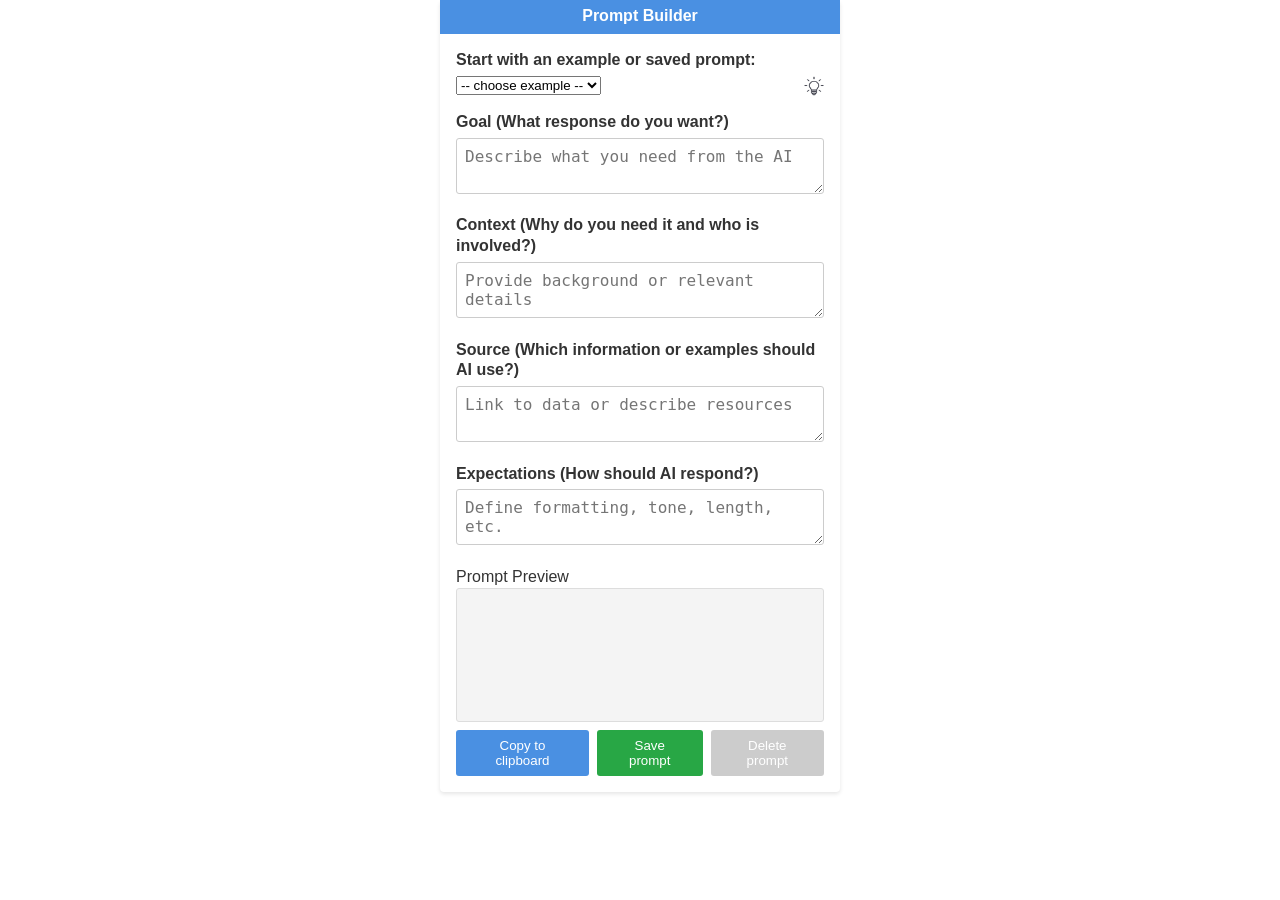
<file: index.html>
<!DOCTYPE html>
<html lang="en">
<head>
    <meta charset="UTF-8" />
    <meta name="viewport" content="width=device-width, initial-scale=1.0" />
    <title>Prompt Coach</title>
    <link rel="stylesheet" href="style.css" />
</head>
<body>
    <main>
        <section id="builder">
            <div class="header">
                <h2>Prompt Builder</h2>
            </div>
            <div class="main-wrapper">
                <div class="form-group">
                    <label for="examples">Start with an example or saved prompt:</label>
                    <select id="examples">
                        <option value="" selected>-- choose example --</option>
                        <option value="summarize">Summarize a meeting</option>
                        <option value="email">Draft a professional email</option>
                        <option value="brainstorm">Brainstorm ideas</option>
                    </select>
                    <span style="cursor:pointer;float:right;" onclick="toolTips()"><img src="./tip-icon.png" alt="Tip Icon" style="width:20px;height:20px;"></span>
                </div>
                <section id="tips">
                    <ul>
                        <li>Provide a clear and concise description of your task.</li>
                        <li>Keep it conversational.</li>
                        <li>Write legibly.</li>
                        <li>Include details such as audience, tone, style, length.</li>
                        <li>Avoid slang, jargon, or informal language.</li>
                        <li>Use built-in prompts to get started.</li>
                    </ul>
                </section>
                <form id="promptForm">
                    <div class="form-group">
                        <label for="goal">Goal (What response do you want?)</label>
                        <textarea id="goal" rows="2" placeholder="Describe what you need from the AI"></textarea>
                    </div>
                    <div class="form-group">
                        <label for="context">Context (Why do you need it and who is involved?)</label>
                        <textarea id="context" rows="2" placeholder="Provide background or relevant details"></textarea>
                    </div>
                    <div class="form-group">
                        <label for="source">Source (Which information or examples should AI use?)</label>
                        <textarea id="source" rows="2" placeholder="Link to data or describe resources"></textarea>
                    </div>
                    <div class="form-group">
                        <label for="expectations">Expectations (How should AI respond?)</label>
                        <textarea id="expectations" rows="2" placeholder="Define formatting, tone, length, etc."></textarea>
                    </div>
                </form>
                <div id="preview">
                    <h3>Prompt Preview</h3>
                    <pre id="previewText"></pre>
                    <div class="button-group">
                        <button id="copyBtn">Copy to clipboard</button>
                        <button id="saveBtn">Save prompt</button>
                        <button id="deleteBtn">Delete prompt</button>
                    </div>
                </div>
            </div>
        </section>
    </main>
    <script src="script.js"></script>
</body>
</html>
</file>
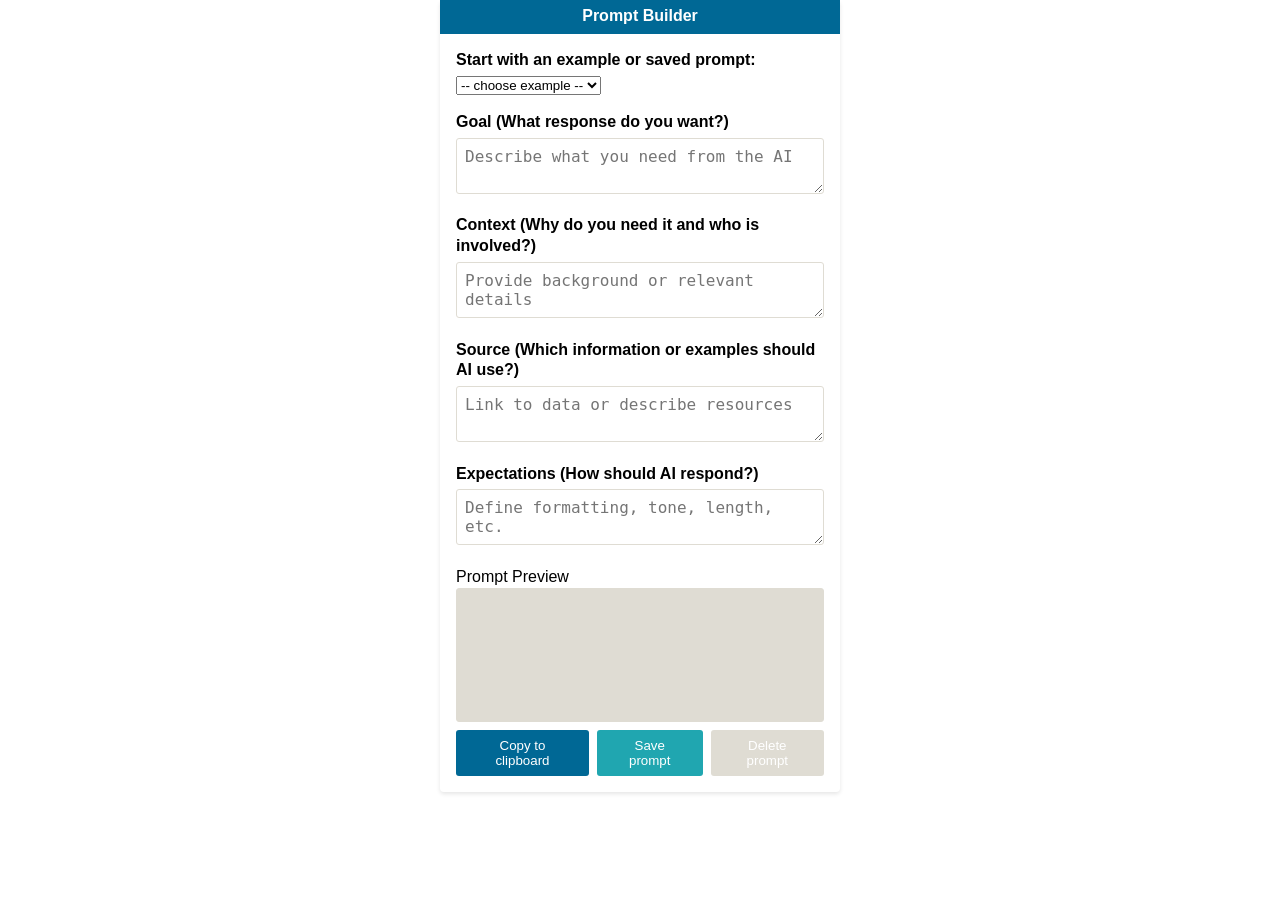
<file: trq-prompt-aid/index.html>
<!DOCTYPE html>
<html lang="en">
<head>
    <meta charset="UTF-8" />
    <meta name="viewport" content="width=device-width, initial-scale=1.0" />
    <title>Prompt Coach</title>
    <link rel="stylesheet" href="style.css" />
</head>
<body>
    <main>
        <section id="builder">
            <div class="header">
                <h2>Prompt Builder</h2>
            </div>
            <div class="main-wrapper">
                <div class="form-group">
                    <label for="examples">Start with an example or saved prompt:</label>
                    <select id="examples">
                        <option value="" selected>-- choose example --</option>
                        <option value="summarize">Summarize a meeting</option>
                        <option value="email">Draft a professional email</option>
                        <option value="brainstorm">Brainstorm ideas</option>
                    </select>
                </div>
                <form id="promptForm">
                    <div class="form-group">
                        <label for="goal">Goal (What response do you want?)</label>
                        <textarea id="goal" rows="2" placeholder="Describe what you need from the AI"></textarea>
                    </div>
                    <div class="form-group">
                        <label for="context">Context (Why do you need it and who is involved?)</label>
                        <textarea id="context" rows="2" placeholder="Provide background or relevant details"></textarea>
                    </div>
                    <div class="form-group">
                        <label for="source">Source (Which information or examples should AI use?)</label>
                        <textarea id="source" rows="2" placeholder="Link to data or describe resources"></textarea>
                    </div>
                    <div class="form-group">
                        <label for="expectations">Expectations (How should AI respond?)</label>
                        <textarea id="expectations" rows="2" placeholder="Define formatting, tone, length, etc."></textarea>
                    </div>
                </form>
                <div id="preview">
                    <h3>Prompt Preview</h3>
                    <pre id="previewText"></pre>
                    <div class="button-group">
                        <button id="copyBtn">Copy to clipboard</button>
                        <button id="saveBtn">Save prompt</button>
                        <button id="deleteBtn">Delete prompt</button>
                    </div>
                </div>


            </div>
        </section>
    </main>

    <!-- Toast Container -->
    <div id="toastContainer" class="toast-container"></div>

    <!-- Delete Confirmation Modal -->
    <div id="deleteModal" class="modal hidden">
        <div class="modal-overlay"></div>
        <div class="modal-dialog">
            <div class="modal-header">
                <h3>Delete Prompt</h3>
            </div>
            <div class="modal-body">
                <p id="deleteModalMessage">Are you sure you want to delete this prompt?</p>
            </div>
            <div class="modal-footer">
                <button id="confirmDeleteBtn" class="btn-danger">Delete</button>
                <button id="cancelDeleteBtn" class="btn-secondary">Cancel</button>
            </div>
        </div>
    </div>

    <!-- Save Prompt Modal -->
    <div id="saveModal" class="modal hidden">
        <div class="modal-overlay"></div>
        <div class="modal-dialog">
            <div class="modal-header">
                <h3>Save Prompt</h3>
            </div>
            <div class="modal-body">
                <div class="form-group">
                    <label for="promptName">Prompt name:</label>
                    <input type="text" id="promptName" placeholder="Enter a name for this prompt" />
                </div>
                <div id="overwriteWarning" class="warning-message hidden">
                    A prompt with that name already exists. Click Save to overwrite it.
                </div>
            </div>
            <div class="modal-footer">
                <button id="confirmSaveBtn" class="btn-confirm">Save</button>
                <button id="cancelSaveBtn" class="btn-secondary">Cancel</button>
            </div>
        </div>
    </div>

    <!-- Copy to Clipboard Modal -->
    <div id="copyModal" class="modal hidden">
        <div class="modal-overlay"></div>
        <div class="modal-dialog">
            <div class="modal-header">
                <h3>Prompt Copied</h3>
            </div>
            <div class="modal-body">
                <p>Your prompt has been copied to the clipboard.</p>
            </div>
            <div class="modal-footer">
                <button id="closeCopyModalBtn" class="btn-confirm">Done</button>
            </div>
        </div>
    </div>

    <script src="script.js"></script>
</body>
</html>
</file>
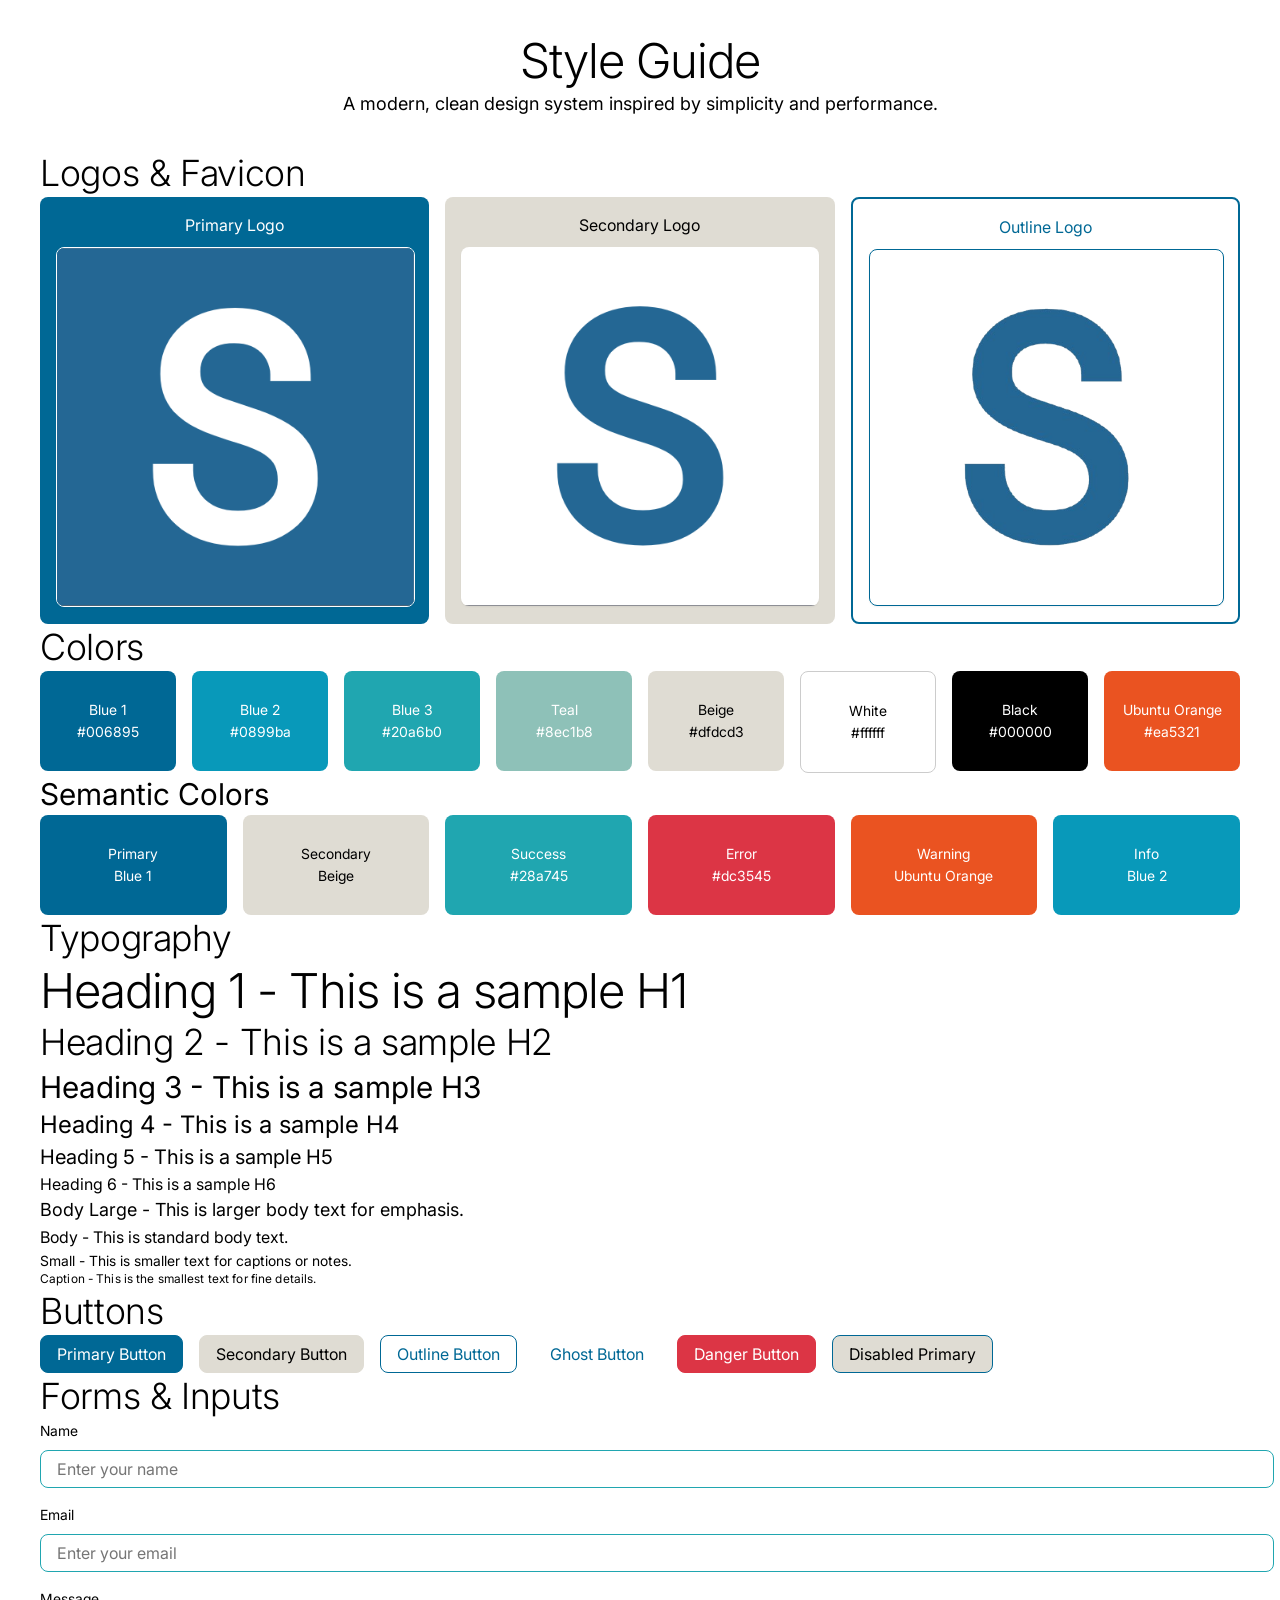
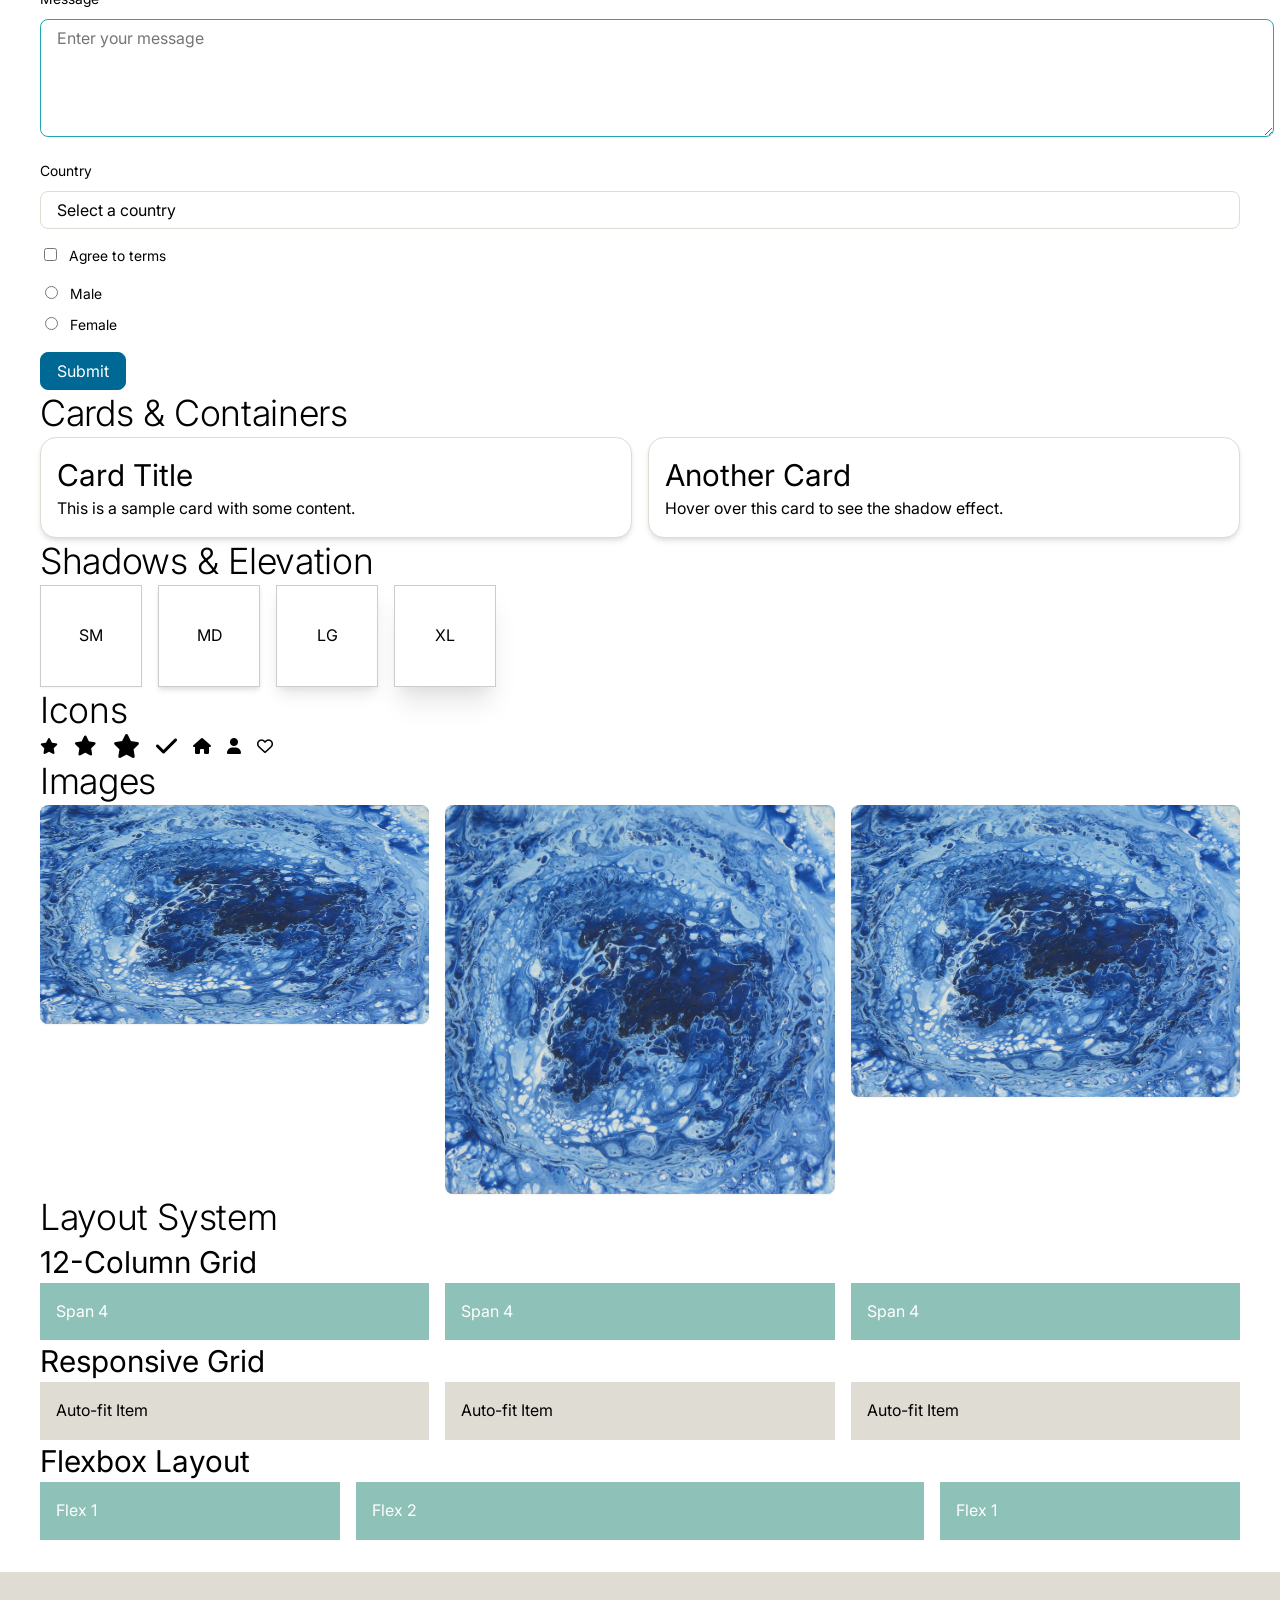
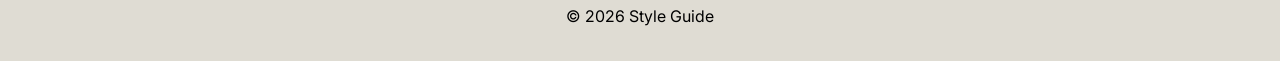
<file: trq-prompt-aid/Style-Guide/index.html>
<!DOCTYPE html>
<html lang="en">
<head>
    <meta charset="UTF-8">
    <meta name="viewport" content="width=device-width, initial-scale=1.0">
    <title>Style Guide Demo</title>
    <link rel="stylesheet" href="style-guide.css">
    <link rel="stylesheet" href="https://cdnjs.cloudflare.com/ajax/libs/font-awesome/6.0.0/css/all.min.css">
    <link rel="apple-touch-icon" sizes="180x180" href="./favicon_io/apple-touch-icon.png">
    <link rel="icon" type="image/png" sizes="32x32" href="./favicon_io/favicon-32x32.png">
    <link rel="icon" type="image/png" sizes="16x16" href="./favicon_io/favicon-16x16.png">
    <link rel="manifest" href="./favicon_io/site.webmanifest">
</head>
<body>
    <header class="hero">
        <div class="container">
            <h1>Style Guide</h1>
            <p class="body-large">A modern, clean design system inspired by simplicity and performance.</p>
        </div>
    </header>

    <main class="container">
        <!-- Logos -->
         <section>
            <h2>Logos & Favicon</h2>
            <div class="grid" style="grid-template-columns: repeat(auto-fit, minmax(150px, 1fr)); gap: var(--space-md);">
                <div class="logo" style="background-color: var(--color-blue-1); color: var(--color-white); padding: var(--space-md); text-align: center; border-radius: var(--border-radius-md);">
                    <span>Primary Logo</span>
                    <img src="./images/logo-blue-bg-white-text.png" class="primary-logo" alt="Brand Logo" style="max-width: 100%; height: auto; margin-top: var(--space-sm);">
                </div>
                <div class="logo" style="background-color: var(--color-beige); color: var(--color-black); padding: var(--space-md); text-align: center; border-radius: var(--border-radius-md);">
                    <span>Secondary Logo</span>
                    <img src="./images/logo-white-bg-blue-text.png" class="secondary-logo" alt="Brand Logo" style="max-width: 100%; height: auto; margin-top: var(--space-sm);">
                </div>
                <div class="logo" style="background-color: transparent; color: var(--color-blue-1); padding: var(--space-md); text-align: center; border-radius: var(--border-radius-md); border: 2px solid var(--color-blue-1);">
                    <span>Outline Logo</span>
                    <img src="./images/logo-no-bg-blue-text.png" class="outline-logo"alt="Brand Logo" style="max-width: 100%; height: auto; margin-top: var(--space-sm);">
                </div>
            </div>
         </section>

        <!-- Colors -->
        <section>
            <h2>Colors</h2>
            <div class="grid" style="grid-template-columns: repeat(auto-fit, minmax(110px, 1fr)); gap: var(--space-md);">
                <div class="color-swatch" style="background-color: var(--color-blue-1);">
                    <span>Blue 1<br>#006895</span>
                </div>
                <div class="color-swatch" style="background-color: var(--color-blue-2);">
                    <span>Blue 2<br>#0899ba</span>
                </div>
                <div class="color-swatch" style="background-color: var(--color-blue-3);">
                    <span>Blue 3<br>#20a6b0</span>
                </div>
                <div class="color-swatch" style="background-color: var(--color-teal);">
                    <span>Teal<br>#8ec1b8</span>
                </div>
                <div class="color-swatch" style="background-color: var(--color-beige);">
                    <span>Beige<br>#dfdcd3</span>
                </div>
                <div class="color-swatch" style="background-color: var(--color-white); border: 1px solid #ccc;">
                    <span>White<br>#ffffff</span>
                </div>
                <div class="color-swatch" style="background-color: var(--color-black);">
                    <span>Black<br>#000000</span>
                </div>
                <div class="color-swatch" style="background-color: var(--color-ubuntu-orange);">
                    <span>Ubuntu Orange<br>#ea5321</span>
                </div>
            </div>
            <h3>Semantic Colors</h3>
            <div class="grid" style="grid-template-columns: repeat(auto-fit, minmax(150px, 1fr)); gap: var(--space-md);">
                <div class="color-swatch" style="background-color: var(--color-primary);">
                    <span>Primary<br>Blue 1</span>
                </div>
                <div class="color-swatch" style="background-color: var(--color-secondary); color: var(--color-black);">
                    <span>Secondary<br>Beige</span>
                </div>
                <div class="color-swatch" style="background-color: var(--color-success);">
                    <span>Success<br>#28a745</span>
                </div>
                <div class="color-swatch" style="background-color: var(--color-error);">
                    <span>Error<br>#dc3545</span>
                </div>
                <div class="color-swatch" style="background-color: var(--color-warning);">
                    <span>Warning<br>Ubuntu Orange</span>
                </div>
                <div class="color-swatch" style="background-color: var(--color-info);">
                    <span>Info<br>Blue 2</span>
                </div>
            </div>
        </section>

        <!-- Typography -->
        <section>
            <h2>Typography</h2>
            <h1>Heading 1 - This is a sample H1</h1>
            <h2>Heading 2 - This is a sample H2</h2>
            <h3>Heading 3 - This is a sample H3</h3>
            <h4>Heading 4 - This is a sample H4</h4>
            <h5>Heading 5 - This is a sample H5</h5>
            <h6>Heading 6 - This is a sample H6</h6>
            <p class="body-large">Body Large - This is larger body text for emphasis.</p>
            <p class="body">Body - This is standard body text.</p>
            <p class="small">Small - This is smaller text for captions or notes.</p>
            <p class="caption">Caption - This is the smallest text for fine details.</p>
        </section>

        <!-- Buttons -->
        <section>
            <h2>Buttons</h2>
            <div style="display: flex; gap: var(--space-md); flex-wrap: wrap;">
                <button class="btn btn-primary">Primary Button</button>
                <button class="btn btn-secondary">Secondary Button</button>
                <button class="btn btn-outline">Outline Button</button>
                <button class="btn btn-ghost">Ghost Button</button>
                <button class="btn btn-danger">Danger Button</button>
                <button class="btn btn-primary" disabled>Disabled Primary</button>
            </div>
        </section>

        <!-- Forms -->
        <section>
            <h2>Forms & Inputs</h2>
            <form>
                <div class="form-group">
                    <label for="name">Name</label>
                    <input type="text" id="name" placeholder="Enter your name">
                </div>
                <div class="form-group">
                    <label for="email">Email</label>
                    <input type="email" id="email" placeholder="Enter your email">
                </div>
                <div class="form-group">
                    <label for="message">Message</label>
                    <textarea id="message" placeholder="Enter your message"></textarea>
                </div>
                <div class="form-group">
                    <label for="country">Country</label>
                    <select id="country">
                        <option>Select a country</option>
                        <option>USA</option>
                        <option>Canada</option>
                    </select>
                </div>
                <div class="form-group">
                    <label>
                        <input type="checkbox" class="checkbox"> Agree to terms
                    </label>
                </div>
                <div class="form-group">
                    <label>
                        <input type="radio" name="gender" class="radio"> Male
                    </label>
                    <label>
                        <input type="radio" name="gender" class="radio"> Female
                    </label>
                </div>
                <button type="submit" class="btn btn-primary">Submit</button>
            </form>
        </section>

        <!-- Cards -->
        <section>
            <h2>Cards & Containers</h2>
            <div class="grid" style="grid-template-columns: repeat(auto-fit, minmax(300px, 1fr)); gap: var(--grid-gap);">
                <div class="card">
                    <h3>Card Title</h3>
                    <p>This is a sample card with some content.</p>
                </div>
                <div class="card">
                    <h3>Another Card</h3>
                    <p>Hover over this card to see the shadow effect.</p>
                </div>
            </div>
        </section>

        <!-- Shadows -->
        <section>
            <h2>Shadows & Elevation</h2>
            <div style="display: flex; gap: var(--space-md); flex-wrap: wrap;">
                <div class="shadow-sm" style="width: 100px; height: 100px; background: white; border: 1px solid #ccc; display: flex; align-items: center; justify-content: center;">SM</div>
                <div class="shadow-md" style="width: 100px; height: 100px; background: white; border: 1px solid #ccc; display: flex; align-items: center; justify-content: center;">MD</div>
                <div class="shadow-lg" style="width: 100px; height: 100px; background: white; border: 1px solid #ccc; display: flex; align-items: center; justify-content: center;">LG</div>
                <div class="shadow-xl" style="width: 100px; height: 100px; background: white; border: 1px solid #ccc; display: flex; align-items: center; justify-content: center;">XL</div>
            </div>
        </section>

        <!-- Icons -->
        <section>
            <h2>Icons</h2>
            <div style="display: flex; gap: var(--space-md); align-items: center;">
                <i class="icon fas fa-star icon-16"></i>
                <i class="icon fas fa-star icon-20"></i>
                <i class="icon fas fa-star icon-24"></i>
                <i class="icon fas fa-check icon-24"></i>
                <i class="icon fas fa-home"></i>
                <i class="icon fas fa-user"></i>
                <i class="icon far fa-heart"></i>
            </div>
        </section>

        <!-- Images -->
        <section>
            <h2>Images</h2>
            <div class="grid" style="grid-template-columns: repeat(auto-fit, minmax(200px, 1fr)); gap: var(--grid-gap);">
                <img src="./images/placeholder.jpg" alt="Sample Image" class="aspect-16-9">
                <img src="./images/placeholder.jpg" alt="Square Image" class="aspect-1-1">
                <img src="./images/placeholder.jpg" alt="4:3 Image" class="aspect-4-3">
            </div>
        </section>

        <!-- Layout -->
        <section>
            <h2>Layout System</h2>
            <h3>12-Column Grid</h3>
            <div class="grid" style="grid-template-columns: repeat(12, 1fr); gap: var(--grid-gap);">
                <div style="grid-column: span 4; background: var(--color-teal); color: var(--color-white); padding: var(--space-md);">Span 4</div>
                <div style="grid-column: span 4; background: var(--color-teal); color: var(--color-white); padding: var(--space-md);">Span 4</div>
                <div style="grid-column: span 4; background: var(--color-teal); color: var(--color-white); padding: var(--space-md);">Span 4</div>
            </div>
            <h3>Responsive Grid</h3>
            <div class="grid" style="grid-template-columns: repeat(auto-fit, minmax(200px, 1fr)); gap: var(--grid-gap);">
                <div style="background: var(--color-beige); color: var(--color-black); padding: var(--space-md);">Auto-fit Item</div>
                <div style="background: var(--color-beige); color: var(--color-black); padding: var(--space-md);">Auto-fit Item</div>
                <div style="background: var(--color-beige); color: var(--color-black); padding: var(--space-md);">Auto-fit Item</div>
            </div>
            <h3>Flexbox Layout</h3>
            <div style="display: flex; gap: var(--space-md); flex-wrap: wrap;">
                <div style="flex: 1; background: var(--color-teal); color: var(--color-white); padding: var(--space-md);">Flex 1</div>
                <div style="flex: 2; background: var(--color-teal); color: var(--color-white); padding: var(--space-md);">Flex 2</div>
                <div style="flex: 1; background: var(--color-teal); color: var(--color-white); padding: var(--space-md);">Flex 1</div>
            </div>
        </section>
    </main>

    <footer class="footer" style="margin-top: var(--space-lg)">
        <p>&copy; 2026 Style Guide</p>
    </footer>

    <style>
        .color-swatch {
            height: 100px;
            display: flex;
            align-items: center;
            justify-content: center;
            color: white;
            text-align: center;
            font-size: var(--font-size-small);
            border-radius: var(--border-radius-md);
        }
        .color-swatch span {
            color: inherit;
        }
        .color-swatch[style*="background-color: var(--color-white)"] span,
        .color-swatch[style*="background-color: var(--color-beige)"] span {
            color: black;
        }
    </style>
</body>
</html>
</file>
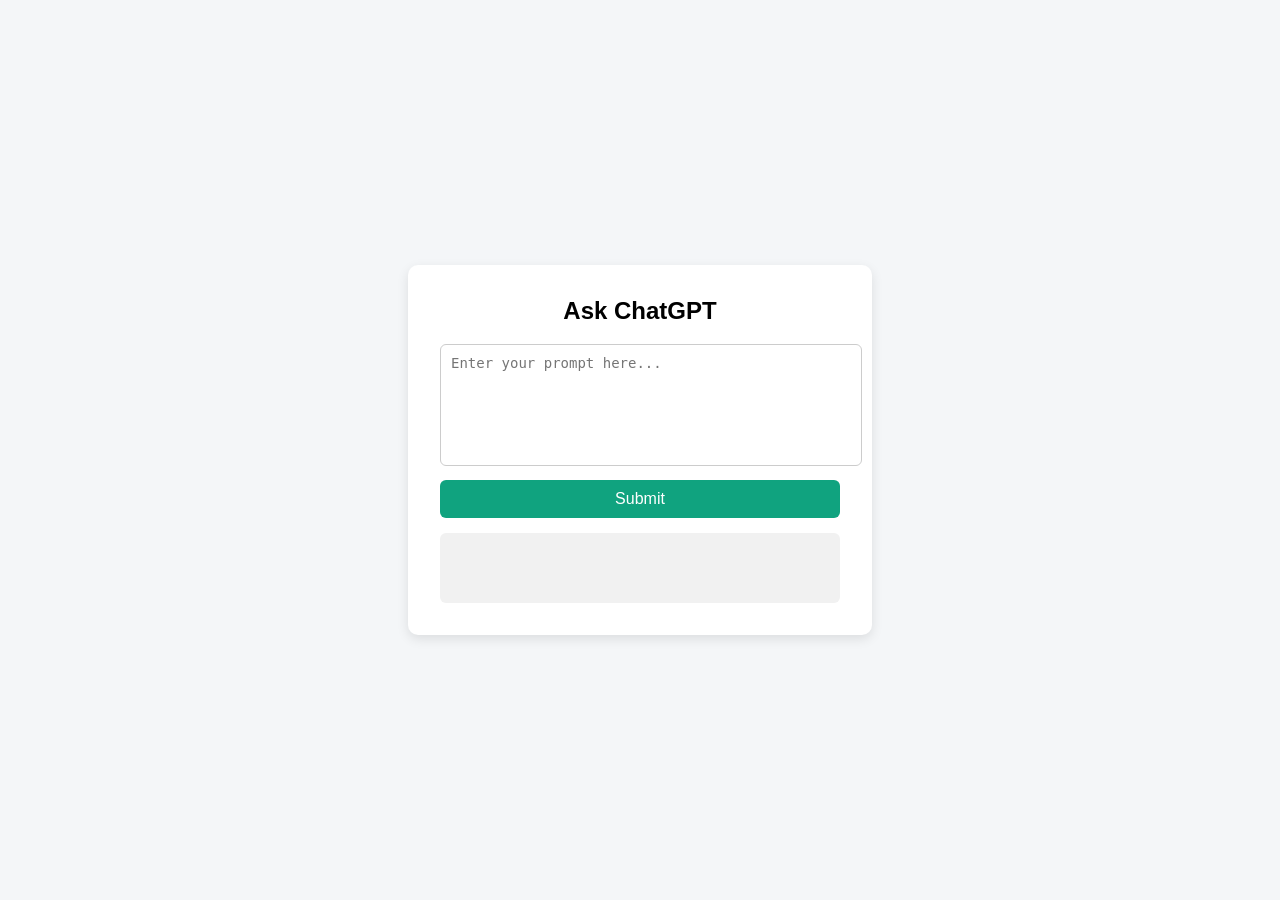
<file: trq-node/single-page-app-ai-prompt.html>
<!DOCTYPE html>
<html lang="en">
<head>
<meta charset="UTF-8" />
<meta name="viewport" content="width=device-width, initial-scale=1.0" />
<title>Simple OpenAI Prompt App</title>

<style>
    body {
        font-family: Arial, sans-serif;
        background: #f4f6f8;
        display: flex;
        justify-content: center;
        align-items: center;
        height: 100vh;
        margin: 0;
    }

    .container {
        background: white;
        padding: 2rem;
        border-radius: 10px;
        width: 400px;
        box-shadow: 0 4px 12px rgba(0,0,0,0.1);
    }

    h2 {
        margin-top: 0;
        text-align: center;
    }

    textarea {
        width: 100%;
        height: 100px;
        padding: 10px;
        border-radius: 6px;
        border: 1px solid #ccc;
        resize: none;
        font-size: 14px;
    }

    button {
        width: 100%;
        margin-top: 10px;
        padding: 10px;
        background: #10a37f;
        color: white;
        border: none;
        border-radius: 6px;
        cursor: pointer;
        font-size: 16px;
    }

    button:hover {
        background: #0d8a6b;
    }

    .response {
        margin-top: 15px;
        padding: 10px;
        background: #f1f1f1;
        border-radius: 6px;
        min-height: 50px;
        white-space: pre-wrap;
    }

    .loading {
        opacity: 0.6;
    }
</style>
</head>
<body>

<div class="container">
    <h2>Ask ChatGPT</h2>
    <textarea id="promptInput" placeholder="Enter your prompt here..."></textarea>
    <button onclick="sendPrompt()">Submit</button>
    <div id="responseOutput" class="response"></div>
</div>

<script>
async function sendPrompt() {
    const prompt = document.getElementById("promptInput").value;
    const outputDiv = document.getElementById("responseOutput");

    if (!prompt.trim()) {
        alert("Please enter a prompt.");
        return;
    }

    outputDiv.textContent = "Loading...";
    outputDiv.classList.add("loading");

    try {
        const response = await fetch("https://api.openai.com/v1/responses", {
            method: "POST",
            headers: {
                "Content-Type": "application/json",
                "Authorization": "Bearer YOUR_OPENAI_API_KEY"
            },
            body: JSON.stringify({
                model: "gpt-4.1-mini",
                input: prompt
            })
        });

        const data = await response.json();

        if (!response.ok) {
            throw new Error(data.error?.message || "Request failed");
        }

        outputDiv.textContent = data.output[0].content[0].text;

    } catch (error) {
        outputDiv.textContent = "Error: " + error.message;
    }

    outputDiv.classList.remove("loading");
}
</script>

</body>
</html>
</file>
<file: style.css>
/* Reset Styles */
html, body, div, span, applet, object, iframe,
h1, h2, h3, h4, h5, h6, p, blockquote, pre,
a, abbr, acronym, address, big, cite, code,
del, dfn, em, img, ins, kbd, q, s, samp,
small, strike, strong, sub, sup, tt, var,
b, u, i, center,
dl, dt, dd, ol, ul, li,
fieldset, form, label, legend,
table, caption, tbody, tfoot, thead, tr, th, td,
article, aside, canvas, details, embed, 
figure, figcaption, footer, header, hgroup, 
menu, nav, output, ruby, section, summary,
time, mark, audio, video {
	margin: 0;
	padding: 0;
	border: 0;
	font-size: 100%;
	font: inherit;
	vertical-align: baseline;
}
article, aside, details, figcaption, figure, 
footer, header, hgroup, menu, nav, section {
	display: block;
}
body {
	line-height: 1;
}
ol, ul {
	list-style: none;
}
blockquote, q {
	quotes: none;
}
blockquote:before, blockquote:after,
q:before, q:after {
	content: '';
	content: none;
}
table {
	border-collapse: collapse;
	border-spacing: 0;
}
img {
  max-width: 100%;
  height: auto;
  vertical-align: middle;
  font-style: italic;
  background-repeat: no-repeat;
  background-size: cover;
  shape-margin: 1rem;
}
/* Main Styles */
main {
    font-family: Segoe UI, Tahoma, Geneva, Verdana, sans-serif;
    background: #fdfdfd;
    color: #333;
    line-height: 1.3;
    width: 400px;
    margin: 0 auto;
}

section {
    background: #fff;
    border-radius: 4px;
    box-shadow: 0 2px 4px rgba(0,0,0,0.1);
}

.header {
    background: #4a90e2;
    color: #fff;
    text-align: center;
    padding: .4rem;
    font-weight: bold;
}

.main-wrapper {
    padding: 1rem;
}

#tips {
    display: none;
    width: 368px;
    position: absolute;
    background-color: #f4f4f4;
    border: 1px solid #ddd;
}

#tips ul {
    list-style-type: disc;
    padding-bottom:.5rem;
    margin: .5rem 0 .1rem 2rem;
}

#tips ul li::marker {
  color: #4a90e2;
}

.form-group {
    margin-bottom: 1rem;
}

.form-group label {
    display: block;
    margin-bottom: 0.3rem;
    font-weight: bold;
}

textarea {
    width: 95%;
    padding: 0.5rem;
    font-size: 1rem;
    border: 1px solid #ccc;
    border-radius: 3px;
    resize: vertical;
}

#preview {
    margin-top: 1rem;
}

#previewText {
    background: #f4f4f4;
    padding: 1rem;
    white-space: pre-wrap;
    border: 1px solid #ddd;
    border-radius: 3px;
    min-height: 100px;
}

#copyBtn {
    margin-top: 0.5rem;
    padding: 0.5rem 1rem;
    background: #4a90e2;
    color: #fff;
    border: none;
    border-radius: 3px;
    cursor: pointer;
}

#copyBtn:hover {
    background: #357ab8;
}

.button-group {
    display: flex;
    gap: 0.5rem;
}

#saveBtn {
    margin-top: 0.5rem;
    padding: 0.5rem 1rem;
    background: #28a745;
    color: #fff;
    border: none;
    border-radius: 3px;
    cursor: pointer;
}

#saveBtn:hover {
    background: #218838;
}

#deleteBtn {
    margin-top: 0.5rem;
    padding: 0.5rem 1rem;
    background: #dc3545;
    color: #fff;
    border: none;
    border-radius: 3px;
    cursor: pointer;
}

#deleteBtn:hover {
    background: #c82333;
}

#deleteBtn:disabled {
    background: #ccc;
    cursor: not-allowed;
}
</file>
<file: trq-prompt-aid/style.css>
/* Reset Styles */
html, body, div, span, applet, object, iframe,
h1, h2, h3, h4, h5, h6, p, blockquote, pre,
a, abbr, acronym, address, big, cite, code,
del, dfn, em, img, ins, kbd, q, s, samp,
small, strike, strong, sub, sup, tt, var,
b, u, i, center,
dl, dt, dd, ol, ul, li,
fieldset, form, label, legend,
table, caption, tbody, tfoot, thead, tr, th, td,
article, aside, canvas, details, embed, 
figure, figcaption, footer, header, hgroup, 
menu, nav, output, ruby, section, summary,
time, mark, audio, video {
	margin: 0;
	padding: 0;
	border: 0;
	font-size: 100%;
	font: inherit;
	vertical-align: baseline;
}
article, aside, details, figcaption, figure, 
footer, header, hgroup, menu, nav, section {
	display: block;
}
body {
	line-height: 1;
}
ol, ul {
	list-style: none;
}
blockquote, q {
	quotes: none;
}
blockquote:before, blockquote:after,
q:before, q:after {
	content: '';
	content: none;
}
table {
	border-collapse: collapse;
	border-spacing: 0;
}
img {
  max-width: 100%;
  height: auto;
  vertical-align: middle;
  font-style: italic;
  background-repeat: no-repeat;
  background-size: cover;
  shape-margin: 1rem;
}
/* Import style guide variables */
:root {
  /* Colors from style-guide */
  --color-blue-1: #006895;
  --color-blue-2: #0899ba;
  --color-blue-3: #20a6b0;
  --color-teal: #8ec1b8;
  --color-beige: #dfdcd3;
  --color-white: #ffffff;
  --color-black: #000000;
  --color-ubuntu-orange: #ea5321;

  /* Semantic Colors */
  --color-primary: var(--color-blue-1);
  --color-secondary: var(--color-beige);
  --color-success: #20a6b0;
  --color-error: #dc3545;
  --color-warning: var(--color-ubuntu-orange);
  --color-info: var(--color-blue-2);
}

/* Main Styles */
main {
    font-family: Segoe UI, Tahoma, Geneva, Verdana, sans-serif;
    background: var(--color-white);
    color: var(--color-black);
    line-height: 1.3;
    width: 400px;
    margin: 0 auto;
}

section {
    background: var(--color-white);
    border-radius: 4px;
    box-shadow: 0 2px 4px rgba(0,0,0,0.1);
}

.header {
    background: var(--color-primary);
    color: var(--color-white);
    text-align: center;
    padding: .4rem;
    font-weight: bold;
}

.main-wrapper {
    padding: 1rem;
}

#tips {
    display: none;
    width: 368px;
    position: absolute;
    background-color: var(--color-secondary);
    border: 1px solid var(--color-secondary);
}

#tips ul {
    list-style-type: disc;
    padding-bottom:.5rem;
    margin: .5rem 0 .1rem 2rem;
}

#tips ul li::marker {
  color: var(--color-primary);
}

.form-group {
    margin-bottom: 1rem;
}

.form-group label {
    display: block;
    margin-bottom: 0.3rem;
    font-weight: bold;
}

textarea {
    width: 95%;
    padding: 0.5rem;
    font-size: 1rem;
    border: 1px solid var(--color-secondary);
    border-radius: 3px;
    resize: vertical;
}

#preview {
    margin-top: 1rem;
}

#previewText {
    background: var(--color-secondary);
    padding: 1rem;
    white-space: pre-wrap;
    border: 1px solid var(--color-secondary);
    border-radius: 3px;
    min-height: 100px;
}

#copyBtn {
    margin-top: 0.5rem;
    padding: 0.5rem 1rem;
    background: var(--color-primary);
    color: var(--color-white);
    border: none;
    border-radius: 3px;
    cursor: pointer;
}

#copyBtn:hover {
    background: var(--color-blue-3);
}

.button-group {
    display: flex;
    gap: 0.5rem;
}

#saveBtn {
    margin-top: 0.5rem;
    padding: 0.5rem 1rem;
    background: var(--color-success);
    color: var(--color-white);
    border: none;
    border-radius: 3px;
    cursor: pointer;
}

#saveBtn:hover {
    background: var(--color-teal);
}

#deleteBtn {
    margin-top: 0.5rem;
    padding: 0.5rem 1rem;
    background: var(--color-error);
    color: var(--color-white);
    border: none;
    border-radius: 3px;
    cursor: pointer;
}

#deleteBtn:hover {
    background: #ba2c37;
}

#deleteBtn:disabled {
    background: var(--color-secondary);
    cursor: not-allowed;
}

/* Toast Notifications */
.toast-container {
    position: fixed;
    bottom: 1rem;
    right: 1rem;
    z-index: 9999;
    display: flex;
    flex-direction: column;
    gap: 0.75rem;
}

.toast {
    background: var(--color-white);
    border-left: 4px solid var(--color-primary);
    border-radius: 3px;
    padding: 1rem;
    box-shadow: 0 4px 6px rgba(0, 0, 0, 0.1);
    min-width: 300px;
    animation: slideIn 0.3s ease-out;
}

.toast.success { border-left-color: var(--color-success); }
.toast.error { border-left-color: var(--color-error); }
.toast.warning { border-left-color: var(--color-warning); }

@keyframes slideIn { from { transform: translateX(400px); opacity: 0; } to { transform: translateX(0); opacity: 1; } }
@keyframes slideOut { from { transform: translateX(0); opacity: 1; } to { transform: translateX(400px); opacity: 0; } }

.toast.removing { animation: slideOut 0.3s ease-in; }

/* Modal Dialog */
.modal {
    position: fixed;
    top: 0;
    left: 0;
    width: 100%;
    height: 100%;
    z-index: 9998;
    display: flex;
    justify-content: center;
    align-items: center;
}

.modal.hidden { display: none; }

.modal-overlay {
    position: absolute;
    top: 0;
    left: 0;
    width: 100%;
    height: 100%;
    background: rgba(0, 0, 0, 0.5);
}

.modal-dialog {
    position: relative;
    background: var(--color-white);
    border-radius: 1rem;
    box-shadow: 0 10px 25px rgba(0, 0, 0, 0.2);
    max-width: 400px;
    width: 90%;
    animation: modalSlideIn 0.3s ease-out;
}

@keyframes modalSlideIn { from { transform: scale(0.95); opacity: 0; } to { transform: scale(1); opacity: 1; } }

.modal-header {
    padding: 1rem;
    border-bottom: 1px solid var(--color-secondary);
}

.modal-header h3 {
    margin: 0;
    color: var(--color-black);
    font-size: 1.25rem;
}

.modal-body {
    padding: 1rem;
    color: var(--color-black);
}

.modal-body p { margin: 0; }

.modal-footer {
    padding: 1rem;
    border-top: 1px solid var(--color-secondary);
    display: flex;
    gap: 0.5rem;
    justify-content: flex-end;
}

.modal-footer button { margin: 0; }

/* Modal Code Block */
.modal-code-block {
    background: var(--color-secondary);
    padding: var(--space-md);
    border-radius: var(--border-radius-md);
    margin: var(--space-md) 0;
    white-space: pre-wrap;
    word-wrap: break-word;
    font-size: 0.875rem;
    max-height: 200px;
    overflow-y: auto;
}

/* Modal Form Input */
.modal-body input {
    width: 100%;
    padding: var(--space-sm);
    border: 1px solid var(--color-secondary);
    border-radius: var(--border-radius-md);
    font-size: 1rem;
    font-family: inherit;
    box-sizing: border-box;
}

.modal-body input:focus {
    outline: none;
    border-color: var(--color-primary);
    box-shadow: 0 0 0 2px rgba(0, 104, 149, 0.1);
}

.modal-body .form-group {
    margin-bottom: var(--space-md);
}

.modal-body .form-group label {
    display: block;
    margin-bottom: var(--space-sm);
    font-weight: normal;
    color: var(--color-black);
}

/* Inline Save Form */
.save-prompt-form {
    margin-top: 1rem;
    padding: 1rem;
    background: var(--color-secondary);
    border-radius: 0.5rem;
    border: 1px solid var(--color-secondary);
}

.save-prompt-form.hidden { display: none; }

.save-prompt-form .form-group { margin-bottom: 1rem; }

.save-prompt-form input {
    width: 100%;
    padding: 0.5rem;
    border: 1px solid var(--color-secondary);
    border-radius: 0.5rem;
    font-size: 1rem;
    font-family: inherit;
    box-sizing: border-box;
}

.save-prompt-form input:focus {
    outline: none;
    border-color: var(--color-primary);
    box-shadow: 0 0 0 2px rgba(0, 104, 149, 0.1);
}

.warning-message {
    color: var(--color-warning);
    font-size: 0.875rem;
    padding: 0.5rem;
    background: rgba(234, 83, 33, 0.1);
    border-radius: 0.5rem;
    margin-top: 0.5rem;
}

.warning-message.hidden { display: none; }

/* Button Variants */
.btn-confirm {
    margin-top: 0.5rem;
    padding: 0.5rem 1rem;
    background: var(--color-success);
    color: var(--color-white);
    border: none;
    border-radius: 3px;
    cursor: pointer;
}

.btn-confirm:hover { background: var(--color-teal); }

.btn-cancel {
    margin-top: 0.5rem;
    padding: 0.5rem 1rem;
    background: var(--color-secondary);
    color: var(--color-black);
    border: 1px solid #ccc;
    border-radius: 3px;
    cursor: pointer;
}

.btn-cancel:hover { background: #e8e5dc; }

.btn-secondary {
    margin-top: 0;
    padding: 0.5rem 1rem;
    background: var(--color-secondary);
    color: var(--color-black);
    border: 1px solid #ccc;
    border-radius: 3px;
    cursor: pointer;
}

.btn-secondary:hover { background: #e8e5dc; }

.btn-danger {
    margin-top: 0;
    padding: 0.5rem 1rem;
    background: var(--color-error);
    color: var(--color-white);
    border: none;
    border-radius: 3px;
    cursor: pointer;
}

.btn-danger:hover { background: #ba2c37; }

.hidden { display: none !important; }
</file>
<file: trq-prompt-aid/Style-Guide/style-guide.css>
/* ========================================
   Reset CSS
   ======================================== */
html, body, div, span, applet, object, iframe,
h1, h2, h3, h4, h5, h6, p, blockquote, pre,
a, abbr, acronym, address, big, cite, code,
del, dfn, em, img, ins, kbd, q, s, samp,
small, strike, strong, sub, sup, tt, var,
b, u, i, center,
dl, dt, dd, ol, ul, li,
fieldset, form, label, legend,
table, caption, tbody, tfoot, thead, tr, th, td,
article, aside, canvas, details, embed, 
figure, figcaption, footer, header, hgroup, 
menu, nav, output, ruby, section, summary,
time, mark, audio, video {
	margin: 0;
	padding: 0;
	border: 0;
	font-size: 100%;
	font: inherit;
	vertical-align: baseline;
}
article, aside, details, figcaption, figure, 
footer, header, hgroup, menu, nav, section {
	display: block;
}
body {
	line-height: 1;
}
ol, ul {
	list-style: none;
}
blockquote, q {
	quotes: none;
}
blockquote:before, blockquote:after,
q:before, q:after {
	content: '';
	content: none;
}
table {
	border-collapse: collapse;
	border-spacing: 0;
}
img {
  max-width: 100%;
  height: auto;
  vertical-align: middle;
  font-style: italic;
  background-repeat: no-repeat;
  background-size: cover;
  shape-margin: 1rem;
}


/* ========================================
   Fonts
   ======================================== */

@font-face {
  font-family: 'Inter Regular';
  src: url('./fonts/Inter-Regular.woff2') format('woff2'),
      url('./fonts/Inter-Regular.woff') format('woff'),
      url('./fonts/Inter-Regular.ttf') format('truetype');
  font-weight: normal;
  font-style: normal;
  font-display: swap;
}

@font-face {
  font-family: 'Inter Light';
  src: url('./fonts/Inter-Light.woff2') format('woff2'),
      url('./fonts/Inter-Light.woff') format('woff'),
      url('./fonts/Inter-Light.ttf') format('truetype');
  font-weight: 300;
  font-style: normal;
  font-display: swap;
}

@font-face {
  font-family: 'Inter Bold';
  src: url('./fonts/Inter-Bold.woff2') format('woff2'),
      url('./fonts/Inter-Bold.woff') format('woff'),
      url('./fonts/Inter-Bold.ttf') format('truetype');
  font-weight: bold;
  font-style: normal;
  font-display: swap;
}

/* Root Variables */
:root {
  /* Colors */
  --color-blue-1: #006895;
  --color-blue-2: #0899ba;
  --color-blue-3: #20a6b0;
  --color-teal: #8ec1b8;
  --color-beige: #dfdcd3;
  --color-white: #ffffff;
  --color-black: #000000;
  --color-ubuntu-orange: #ea5321;

  /* Semantic Colors */
  --color-primary: var(--color-blue-1);
  --color-secondary: var(--color-beige);
  --color-success: #20a6b0;
  --color-error: #dc3545;
  --color-warning: var(--color-ubuntu-orange);
  --color-info: var(--color-blue-2);

  /* Fonts */
  --font-family-primary: 'Inter Regular', sans-serif;
  --font-family-light: 'Inter Light', sans-serif;
  --font-family-bold: 'Inter Bold', sans-serif;

  /* Typography Scale */
  --font-size-h1: 3rem;
  --font-size-h2: 2.25rem;
  --font-size-h3: 1.875rem;
  --font-size-h4: 1.5rem;
  --font-size-h5: 1.25rem;
  --font-size-h6: 1rem;
  --font-size-body-large: 1.125rem;
  --font-size-body: 1rem;
  --font-size-small: 0.875rem;
  --font-size-caption: 0.75rem;

  --line-height-h1: 1.2;
  --line-height-h2: 1.3;
  --line-height-h3: 1.4;
  --line-height-h4: 1.4;
  --line-height-h5: 1.5;
  --line-height-h6: 1.5;
  --line-height-body-large: 1.6;
  --line-height-body: 1.6;
  --line-height-small: 1.5;
  --line-height-caption: 1.4;

  --letter-spacing-h1: -0.02em;
  --letter-spacing-h2: -0.01em;
  --letter-spacing-h3: 0;
  --letter-spacing-h4: 0;
  --letter-spacing-h5: 0;
  --letter-spacing-h6: 0;
  --letter-spacing-body-large: 0;
  --letter-spacing-body: 0;
  --letter-spacing-small: 0;
  --letter-spacing-caption: 0.01em;

  --font-weight-h1: 300; /* Light */
  --font-weight-h2: 300;
  --font-weight-h3: normal;
  --font-weight-h4: normal;
  --font-weight-h5: normal;
  --font-weight-h6: normal;
  --font-weight-body-large: normal;
  --font-weight-body: normal;
  --font-weight-small: normal;
  --font-weight-caption: normal;

  /* Spacing Scale */
  --space-sm: 0.5rem;
  --space-md: 1rem;
  --space-lg: 2rem;

  /* Specific Spacing */
  --section-padding: var(--space-lg);
  --card-padding: var(--space-md);
  --button-padding: var(--space-sm) var(--space-md);
  --grid-gap: var(--space-md);
  --margin-rule: var(--space-md);

  /* Layout */
  --container-max-width: 1200px;
  --grid-columns: 12;

  /* Breakpoints */
  --breakpoint-mobile: 640px;
  --breakpoint-tablet: 768px;
  --breakpoint-laptop: 1024px;
  --breakpoint-desktop: 1280px;
  --breakpoint-large: 1536px;

  /* Border Radius */
  --border-radius-sm: 0.25rem;
  --border-radius-md: 0.5rem;
  --border-radius-lg: 1rem;

  /* Shadows */
  --shadow-sm: 0 1px 2px 0 rgba(0, 0, 0, 0.05);
  --shadow-md: 0 4px 6px -1px rgba(0, 0, 0, 0.1), 0 2px 4px -1px rgba(0, 0, 0, 0.06);
  --shadow-lg: 0 10px 15px -3px rgba(0, 0, 0, 0.1), 0 4px 6px -2px rgba(0, 0, 0, 0.05);
  --shadow-xl: 0 20px 25px -5px rgba(0, 0, 0, 0.1), 0 10px 10px -5px rgba(0, 0, 0, 0.04);

  /* Transitions */
  --transition-timing: 200ms;
  --easing-function: ease-in-out;
}

/* ========================================
   Typography
   ======================================== */

h1 {
  font-family: var(--font-family-light);
  font-size: var(--font-size-h1);
  line-height: var(--line-height-h1);
  letter-spacing: var(--letter-spacing-h1);
  font-weight: var(--font-weight-h1);
  color: var(--color-black);
}

h2 {
  font-family: var(--font-family-light);
  font-size: var(--font-size-h2);
  line-height: var(--line-height-h2);
  letter-spacing: var(--letter-spacing-h2);
  font-weight: var(--font-weight-h2);
  color: var(--color-black);
}

h3 {
  font-family: var(--font-family-primary);
  font-size: var(--font-size-h3);
  line-height: var(--line-height-h3);
  letter-spacing: var(--letter-spacing-h3);
  font-weight: var(--font-weight-h3);
  color: var(--color-black);
}

h4 {
  font-family: var(--font-family-primary);
  font-size: var(--font-size-h4);
  line-height: var(--line-height-h4);
  letter-spacing: var(--letter-spacing-h4);
  font-weight: var(--font-weight-h4);
  color: var(--color-black);
}

h5 {
  font-family: var(--font-family-primary);
  font-size: var(--font-size-h5);
  line-height: var(--line-height-h5);
  letter-spacing: var(--letter-spacing-h5);
  font-weight: var(--font-weight-h5);
  color: var(--color-black);
}

h6 {
  font-family: var(--font-family-primary);
  font-size: var(--font-size-h6);
  line-height: var(--line-height-h6);
  letter-spacing: var(--letter-spacing-h6);
  font-weight: var(--font-weight-h6);
  color: var(--color-black);
}

.body-large {
  font-family: var(--font-family-primary);
  font-size: var(--font-size-body-large);
  line-height: var(--line-height-body-large);
  letter-spacing: var(--letter-spacing-body-large);
  font-weight: var(--font-weight-body-large);
  color: var(--color-black);
}

body, .body {
  font-family: var(--font-family-primary);
  font-size: var(--font-size-body);
  line-height: var(--line-height-body);
  letter-spacing: var(--letter-spacing-body);
  font-weight: var(--font-weight-body);
  color: var(--color-black);
}

.small {
  font-family: var(--font-family-primary);
  font-size: var(--font-size-small);
  line-height: var(--line-height-small);
  letter-spacing: var(--letter-spacing-small);
  font-weight: var(--font-weight-small);
  color: var(--color-black);
}

.caption {
  font-family: var(--font-family-primary);
  font-size: var(--font-size-caption);
  line-height: var(--line-height-caption);
  letter-spacing: var(--letter-spacing-caption);
  font-weight: var(--font-weight-caption);
  color: var(--color-black);
}

/* ========================================
   Layout System
   ======================================== */

/* Container */
.container {
  max-width: var(--container-max-width);
  margin: 0 auto;
  padding: 0 var(--space-md);
}

/* Grid System */
.grid {
  display: grid;
  grid-template-columns: repeat(var(--grid-columns), 1fr);
  gap: var(--grid-gap);
}

/* Responsive Breakpoints */
@media (min-width: 640px) {
  .container {
    padding: 0 var(--space-lg);
  }
}

@media (min-width: 768px) {
  /* Tablet styles */
}

@media (min-width: 1024px) {
  /* Laptop styles */
}

@media (min-width: 1280px) {
  /* Desktop styles */
}

@media (min-width: 1536px) {
  /* Large screen styles */
}

/* ========================================
   Buttons
   ======================================== */

.btn {
  display: inline-block;
  padding: var(--button-padding);
  border-radius: var(--border-radius-md);
  font-family: var(--font-family-primary);
  font-size: var(--font-size-body);
  font-weight: normal;
  text-decoration: none;
  border: 1px solid transparent;
  cursor: pointer;
  transition: all var(--transition-timing) var(--easing-function);
}

.btn-primary {
  background-color: var(--color-primary);
  color: var(--color-white);
  border-color: var(--color-primary);
}

.btn-primary:hover {
  background-color: #005a7a;
  border-color: #005a7a;
}

.btn-primary:active {
  background-color: #004663;
}

.btn-primary:focus {
  outline: none;
  box-shadow: 0 0 0 3px rgba(0, 104, 149, 0.5); /* Focus ring */
}

.btn-primary:disabled {
  background-color: var(--color-beige);
  color: var(--color-black);
  cursor: not-allowed;
}

.btn-secondary {
  background-color: var(--color-secondary);
  color: var(--color-black);
  border-color: var(--color-secondary);
}

.btn-secondary:hover {
  background-color: #cac8c0;
}

.btn-secondary:active {
  background-color: #cac8c0;
}

.btn-secondary:focus {
  box-shadow: 0 0 0 3px rgba(170, 169, 168, 0.5);
}

.btn-secondary:disabled {
  background-color: var(--color-beige);
  color: var(--color-black);
  cursor: not-allowed;
}

.btn-outline {
  background-color: transparent;
  color: var(--color-primary);
  border-color: var(--color-primary);
}

.btn-outline:hover {
  background-color: var(--color-primary);
  color: var(--color-white);
}

.btn-outline:focus {
  box-shadow: 0 0 0 3px rgba(0, 104, 149, 0.5);
}

.btn-outline:disabled {
  color: var(--color-beige);
  border-color: var(--color-beige);
  cursor: not-allowed;
}

.btn-ghost {
  background-color: transparent;
  color: var(--color-primary);
  border-color: transparent;
}

.btn-ghost:hover {
  background-color: rgba(234, 83, 33, 0.1);
}

.btn-ghost:focus {
  box-shadow: 0 0 0 3px rgba(0, 104, 149, 0.5);
}

.btn-ghost:disabled {
  color: var(--color-beige);
  cursor: not-allowed;
}

.btn-danger {
  background-color: var(--color-error);
  color: var(--color-white);
  border-color: var(--color-error);
}

.btn-danger:hover {
  background-color: #c82333;
}

.btn-danger:focus {
  box-shadow: 0 0 0 3px rgba(220, 53, 69, 0.5);
}

.btn-danger:disabled {
  background-color: var(--color-beige);
  color: var(--color-black);
  cursor: not-allowed;
}

/* ========================================
   Forms & Inputs
   ======================================== */

.form-group {
  margin-bottom: var(--margin-rule);
}

label {
  display: block;
  margin-bottom: var(--space-sm);
  font-family: var(--font-family-primary);
  font-size: var(--font-size-small);
  font-weight: normal;
  color: var(--color-black);
}

input[type="text"],
input[type="email"],
input[type="password"],
textarea,
select {
  width: 100%;
  padding: var(--space-sm) var(--space-md);
  border: 1px solid var(--color-beige);
  border-radius: var(--border-radius-md);
  font-family: var(--font-family-primary);
  font-size: var(--font-size-body);
  background-color: var(--color-white);
  color: var(--color-black);
  transition: border-color var(--transition-timing) var(--easing-function);
}

input[type="text"]:focus,
input[type="email"]:focus,
input[type="password"]:focus,
textarea:focus,
select:focus {
  outline: none;
  border-color: var(--color-primary);
  box-shadow: 0 0 0 3px rgba(234, 83, 33, 0.1);
}

input[type="text"]:invalid,
input[type="email"]:invalid,
input[type="password"]:invalid,
textarea:invalid {
  border-color: var(--color-error);
}

input[type="text"]:valid,
input[type="email"]:valid,
input[type="password"]:valid,
textarea:valid {
  border-color: var(--color-success);
}

textarea {
  resize: vertical;
  min-height: 100px;
}

select {
  appearance: none;
  background-image: url('data:image/svg+xml;base64,...'); /* Placeholder for dropdown arrow */
  background-repeat: no-repeat;
  background-position: right var(--space-sm) center;
  background-size: 1rem;
}

.checkbox,
.radio {
  display: inline-block;
  margin-right: var(--space-sm);
}

.checkbox input,
.radio input {
  margin-right: var(--space-sm);
}

.error-message {
  color: var(--color-error);
  font-size: var(--font-size-small);
  margin-top: var(--space-sm);
}

.success-message {
  color: var(--color-success);
  font-size: var(--font-size-small);
  margin-top: var(--space-sm);
}

/* ========================================
   Cards & Containers
   ======================================== */

.card {
  background-color: var(--color-white);
  border: 1px solid var(--color-beige);
  border-radius: var(--border-radius-lg);
  box-shadow: var(--shadow-md);
  padding: var(--card-padding);
  transition: box-shadow var(--transition-timing) var(--easing-function);
}

.card:hover {
  box-shadow: var(--shadow-lg);
}

/* ========================================
   Shadows & Elevation
   ======================================== */

.shadow-sm { box-shadow: var(--shadow-sm); }
.shadow-md { box-shadow: var(--shadow-md); }
.shadow-lg { box-shadow: var(--shadow-lg); }
.shadow-xl { box-shadow: var(--shadow-xl); }

/* ========================================
   Logo
   ======================================== */

.primary-logo {
  width: 100%;
  height: auto;
  border: 1px solid var(--color-white);
}

.secondary-logo {
  width: 100%;
  height: auto;
}

.outline-logo {
  width: 100%;
  height: auto;
  border: 1px solid var(--color-blue-1);
}

/* ========================================
   Icons
   ======================================== */

.icon {
  display: inline-block;
  color: var(--color-black);
  transition: color var(--transition-timing) var(--easing-function);
}

.icon:hover {
  color: var(--color-primary);
}

.icon-16 { font-size: 16px; }
.icon-20 { font-size: 20px; }
.icon-24 { font-size: 24px; }

/* ========================================
   Images
   ======================================== */

img {
  max-width: 100%;
  height: auto;
  border-radius: var(--border-radius-md);
  box-shadow: var(--shadow-sm);
}

/* Aspect ratios */
.aspect-1-1 { aspect-ratio: 1 / 1; }
.aspect-16-9 { aspect-ratio: 16 / 9; }
.aspect-4-3 { aspect-ratio: 4 / 3; }

/* ========================================
   Animation & Motion
   ======================================== */

* {
  transition: color var(--transition-timing) var(--easing-function),
              background-color var(--transition-timing) var(--easing-function),
              border-color var(--transition-timing) var(--easing-function);
}

/* ========================================
   Accessibility
   ======================================== */

@media (prefers-reduced-motion: reduce) {
  * {
    transition: none;
  }
}

/* Focus visibility */
*:focus {
  outline: 2px solid var(--color-primary);
  outline-offset: 2px;
}


/* ========================================
   Component Library
   ======================================== */

/* Navbar */
.navbar {
  background-color: var(--color-white);
  padding: var(--space-md);
  box-shadow: var(--shadow-sm);
}

/* Footer */
.footer {
  background-color: var(--color-beige);
  padding: var(--section-padding);
  text-align: center;
}

/* Hero Section */
.hero {
  padding: var(--section-padding);
  text-align: center;
  background-color: var(--color-white);
}

/* Feature Block */
.feature {
  padding: var(--card-padding);
  text-align: center;
}
</file>
